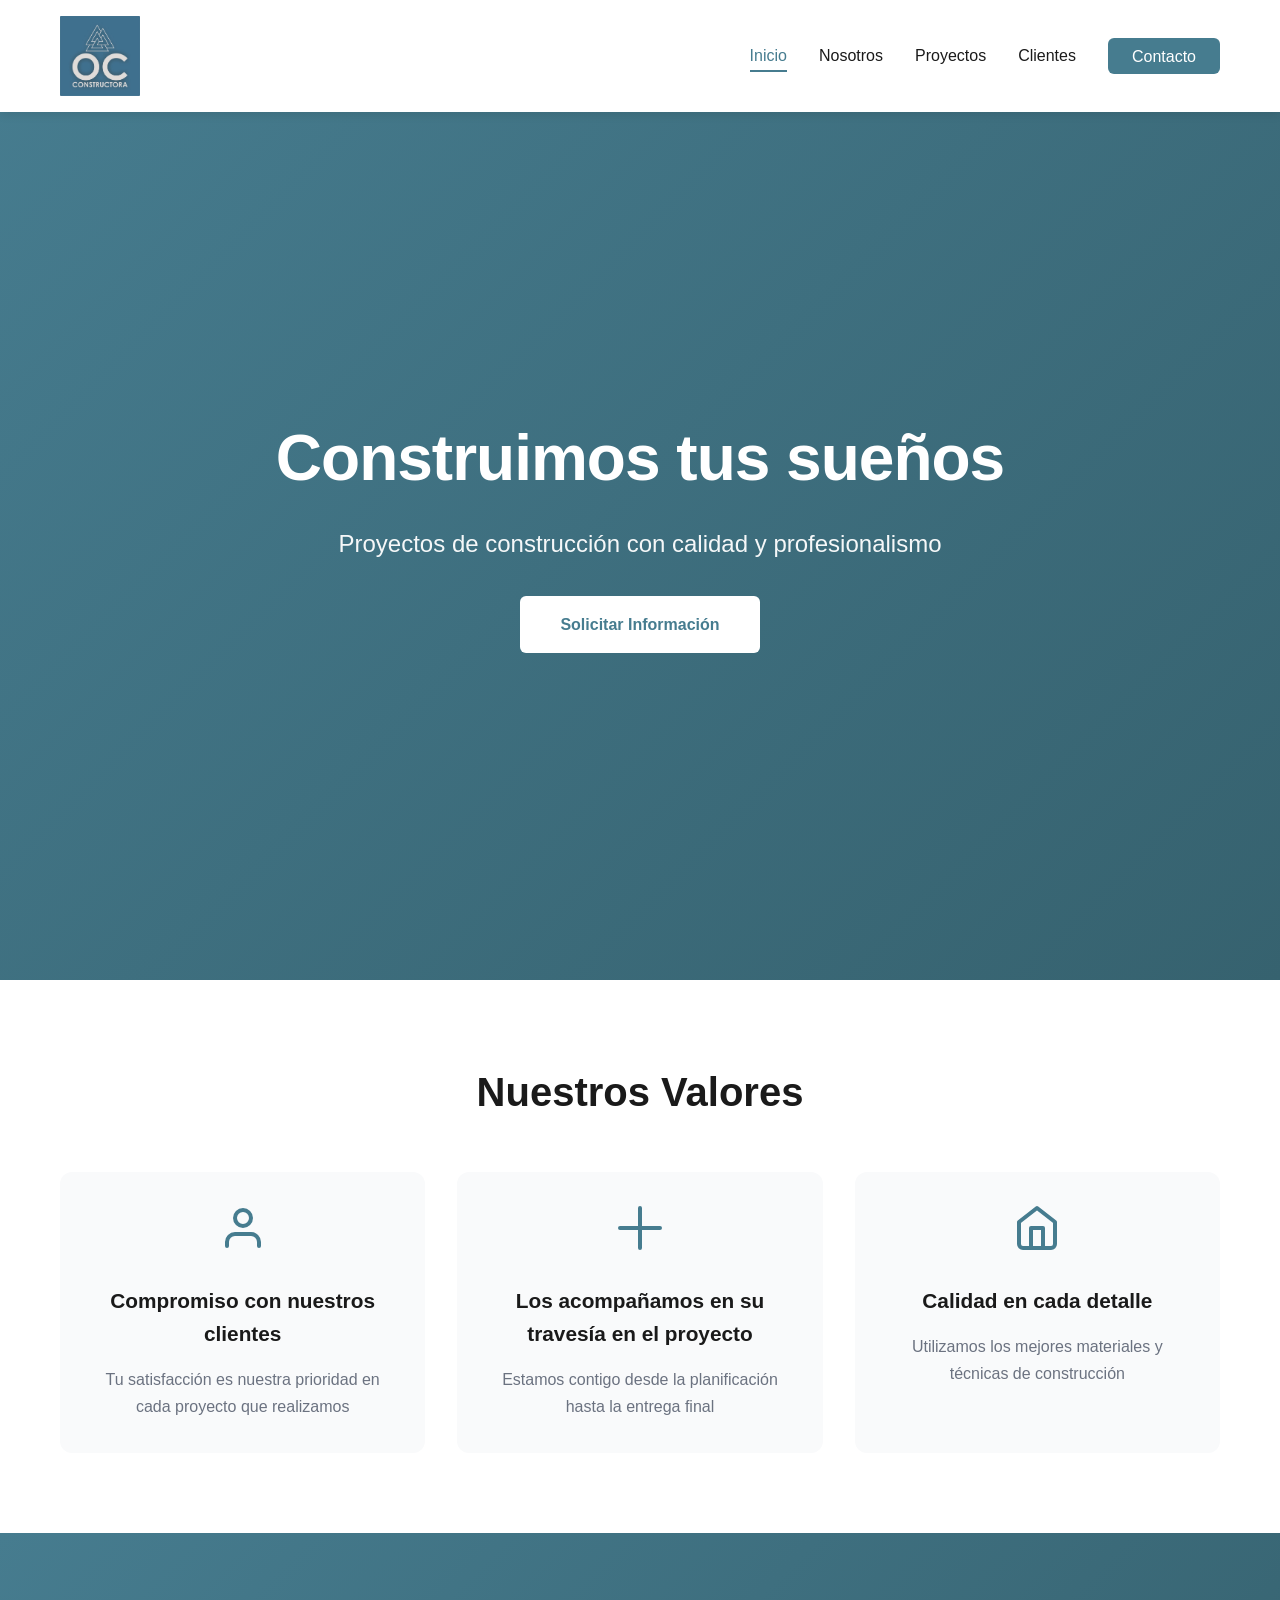
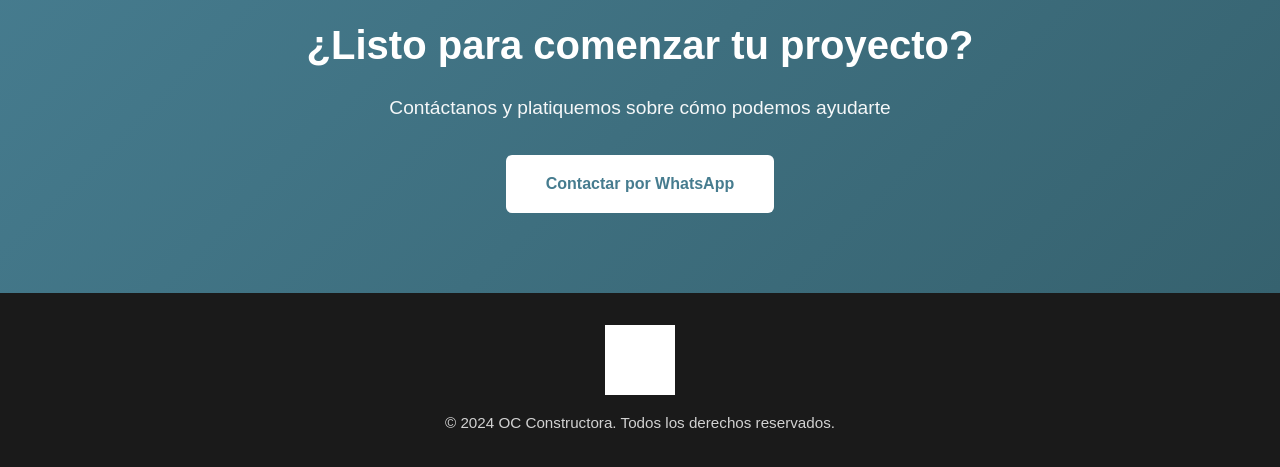
<file: index.html>
<!DOCTYPE html>
<html lang="es">
<head>
    <meta charset="UTF-8">
    <meta name="viewport" content="width=device-width, initial-scale=1.0">
    <title>OC Constructora - Construcción de Calidad</title>
    <link rel="stylesheet" href="styles.css">
</head>
<body>
    <!-- Navigation -->
    <nav class="navbar">
        <div class="container">
            <div class="nav-wrapper">
                <a href="index.html" class="logo">
                    <img src="logo.jpg" alt="OC Constructora">
                </a>
                <ul class="nav-menu">
                    <li><a href="index.html" class="active">Inicio</a></li>
                    <li><a href="nosotros.html">Nosotros</a></li>
                    <li><a href="proyectos.html">Proyectos</a></li>
                    <li><a href="clientes.html">Clientes</a></li>
                    <li><a href="https://wa.me/5213311545624?text=Quiero%20informaci%C3%B3n%20sobre%20sus%20servicios%2C%20busco%20a%20alguien%20de%20su%20equipo%20que%20me%20contacte%20para%20m%C3%A1s%20detalles." class="btn-contact" target="_blank">Contacto</a></li>
                </ul>
                <div class="hamburger">
                    <span></span>
                    <span></span>
                    <span></span>
                </div>
            </div>
        </div>
    </nav>

    <!-- Hero Section -->
    <section class="hero">
        <div class="hero-overlay"></div>
        <div class="container hero-content">
            <h1 class="hero-title">Construimos tus sueños</h1>
            <p class="hero-subtitle">Proyectos de construcción con calidad y profesionalismo</p>
            <a href="https://wa.me/5212345678900?text=Quiero%20informaci%C3%B3n%20sobre%20sus%20servicios%2C%20busco%20a%20alguien%20de%20su%20equipo%20que%20me%20contacte%20para%20m%C3%A1s%20detalles." class="btn-primary" target="_blank">Solicitar Información</a>
        </div>
    </section>

    <!-- Values Section -->
    <section class="values">
        <div class="container">
            <h2 class="section-title">Nuestros Valores</h2>
            <div class="values-grid">
                <div class="value-card">
                    <div class="value-icon">
                        <svg xmlns="http://www.w3.org/2000/svg" width="48" height="48" viewBox="0 0 24 24" fill="none" stroke="currentColor" stroke-width="2" stroke-linecap="round" stroke-linejoin="round">
                            <path d="M20 21v-2a4 4 0 0 0-4-4H8a4 4 0 0 0-4 4v2"></path>
                            <circle cx="12" cy="7" r="4"></circle>
                        </svg>
                    </div>
                    <h3>Compromiso con nuestros clientes</h3>
                    <p>Tu satisfacción es nuestra prioridad en cada proyecto que realizamos</p>
                </div>
                <div class="value-card">
                    <div class="value-icon">
                        <svg xmlns="http://www.w3.org/2000/svg" width="48" height="48" viewBox="0 0 24 24" fill="none" stroke="currentColor" stroke-width="2" stroke-linecap="round" stroke-linejoin="round">
                            <path d="M12 2v20M2 12h20"></path>
                        </svg>
                    </div>
                    <h3>Los acompañamos en su travesía en el proyecto</h3>
                    <p>Estamos contigo desde la planificación hasta la entrega final</p>
                </div>
                <div class="value-card">
                    <div class="value-icon">
                        <svg xmlns="http://www.w3.org/2000/svg" width="48" height="48" viewBox="0 0 24 24" fill="none" stroke="currentColor" stroke-width="2" stroke-linecap="round" stroke-linejoin="round">
                            <path d="M3 9l9-7 9 7v11a2 2 0 0 1-2 2H5a2 2 0 0 1-2-2z"></path>
                            <polyline points="9 22 9 12 15 12 15 22"></polyline>
                        </svg>
                    </div>
                    <h3>Calidad en cada detalle</h3>
                    <p>Utilizamos los mejores materiales y técnicas de construcción</p>
                </div>
            </div>
        </div>
    </section>

    <!-- CTA Section -->
    <section class="cta-section">
        <div class="container">
            <div class="cta-content">
                <h2>¿Listo para comenzar tu proyecto?</h2>
                <p>Contáctanos y platiquemos sobre cómo podemos ayudarte</p>
                <a href="https://wa.me/5212345678900?text=Quiero%20informaci%C3%B3n%20sobre%20sus%20servicios%2C%20busco%20a%20alguien%20de%20su%20equipo%20que%20me%20contacte%20para%20m%C3%A1s%20detalles." class="btn-secondary" target="_blank">Contactar por WhatsApp</a>
            </div>
        </div>
    </section>

    <!-- Footer -->
    <footer class="footer">
        <div class="container">
            <div class="footer-content">
                <div class="footer-logo">
                    <img src="logo.jpg" alt="OC Constructora">
                </div>
                <p>&copy; 2024 OC Constructora. Todos los derechos reservados.</p>
            </div>
        </div>
    </footer>

    <script src="script.js"></script>
</body>
</html>
</file>
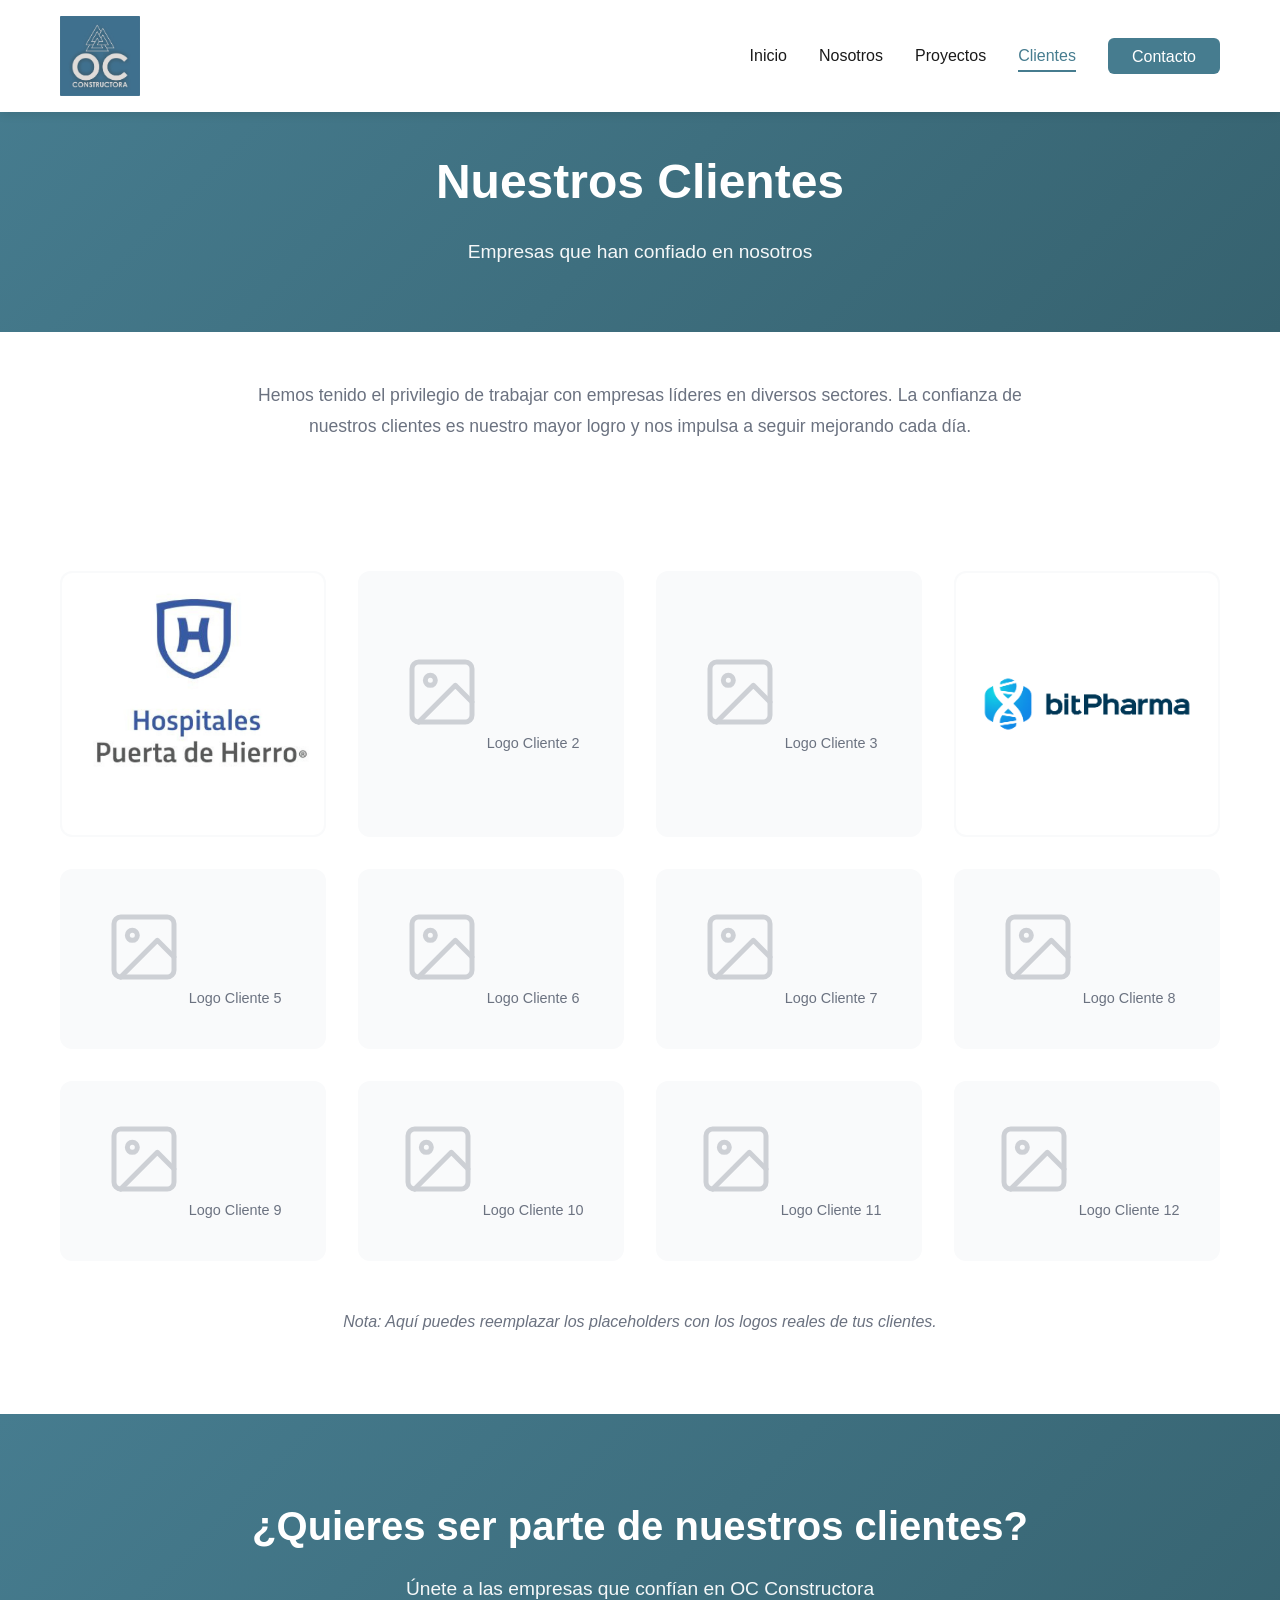
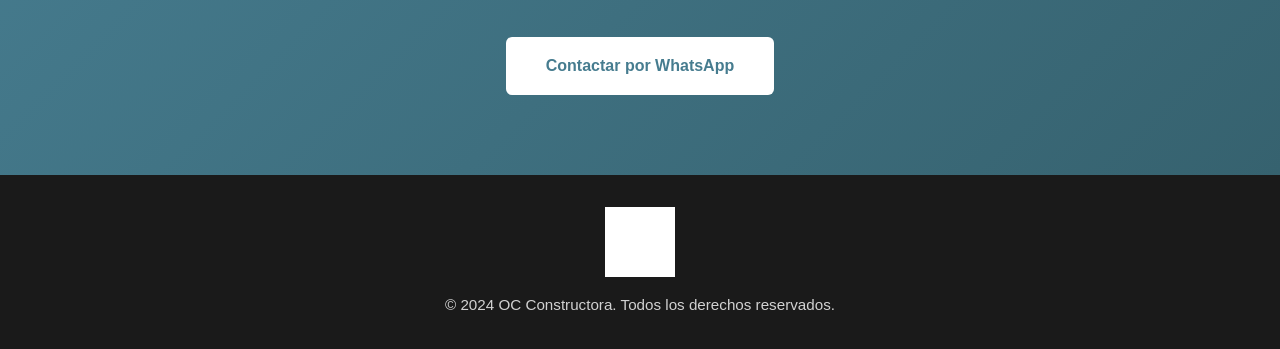
<file: clientes.html>
<!DOCTYPE html>
<html lang="es">
<head>
    <meta charset="UTF-8">
    <meta name="viewport" content="width=device-width, initial-scale=1.0">
    <title>Clientes - OC Constructora</title>
    <link rel="stylesheet" href="styles.css">
</head>
<body>
    <!-- Navigation -->
    <nav class="navbar">
        <div class="container">
            <div class="nav-wrapper">
                <a href="index.html" class="logo">
                    <img src="logo.jpg" alt="OC Constructora">
                </a>
                <ul class="nav-menu">
                    <li><a href="index.html">Inicio</a></li>
                    <li><a href="nosotros.html">Nosotros</a></li>
                    <li><a href="proyectos.html">Proyectos</a></li>
                    <li><a href="clientes.html" class="active">Clientes</a></li>
                    <li><a href="https://wa.me/5212345678900?text=Quiero%20informaci%C3%B3n%20sobre%20sus%20servicios%2C%20busco%20a%20alguien%20de%20su%20equipo%20que%20me%20contacte%20para%20m%C3%A1s%20detalles." class="btn-contact" target="_blank">Contacto</a></li>
                </ul>
                <div class="hamburger">
                    <span></span>
                    <span></span>
                    <span></span>
                </div>
            </div>
        </div>
    </nav>

    <!-- Page Header -->
    <section class="page-header">
        <div class="container">
            <h1>Nuestros Clientes</h1>
            <p>Empresas que han confiado en nosotros</p>
        </div>
    </section>

    <!-- Clients Intro -->
    <section class="clients-intro">
        <div class="container">
            <div class="intro-content">
                <p>Hemos tenido el privilegio de trabajar con empresas líderes en diversos sectores. La confianza de nuestros clientes es nuestro mayor logro y nos impulsa a seguir mejorando cada día.</p>
            </div>
        </div>
    </section>

    <!-- Clients Grid -->
    <section class="clients-section">
        <div class="container">
            <div class="clients-grid">
                <!-- Row 1 -->
                <div class="client-logo" style="padding: 0; overflow: hidden;">
                    <img src="img/ph-logo.png" alt="PH Logo" style="width: 100%; height: 100%; object-fit: cover;">
                </div>
                <div class="client-logo">
                    <div class="logo-placeholder">
                        <svg xmlns="http://www.w3.org/2000/svg" width="80" height="80" viewBox="0 0 24 24" fill="none" stroke="currentColor" stroke-width="1.5" stroke-linecap="round" stroke-linejoin="round">
                            <rect x="3" y="3" width="18" height="18" rx="2" ry="2"></rect>
                            <circle cx="8.5" cy="8.5" r="1.5"></circle>
                            <polyline points="21 15 16 10 5 21"></polyline>
                        </svg>
                        <span>Logo Cliente 2</span>
                    </div>
                </div>
                <div class="client-logo">
                    <div class="logo-placeholder">
                        <svg xmlns="http://www.w3.org/2000/svg" width="80" height="80" viewBox="0 0 24 24" fill="none" stroke="currentColor" stroke-width="1.5" stroke-linecap="round" stroke-linejoin="round">
                            <rect x="3" y="3" width="18" height="18" rx="2" ry="2"></rect>
                            <circle cx="8.5" cy="8.5" r="1.5"></circle>
                            <polyline points="21 15 16 10 5 21"></polyline>
                        </svg>
                        <span>Logo Cliente 3</span>
                    </div>
                </div>
                <div class="client-logo" style="padding: 0; overflow: hidden;">
                    <img src="img/bitpharma_marca_2.jpg" alt="bitPharma" style="width: 100%; height: 100%; object-fit: cover;">
                </div>

                <!-- Row 2 -->
                <div class="client-logo">
                    <div class="logo-placeholder">
                        <svg xmlns="http://www.w3.org/2000/svg" width="80" height="80" viewBox="0 0 24 24" fill="none" stroke="currentColor" stroke-width="1.5" stroke-linecap="round" stroke-linejoin="round">
                            <rect x="3" y="3" width="18" height="18" rx="2" ry="2"></rect>
                            <circle cx="8.5" cy="8.5" r="1.5"></circle>
                            <polyline points="21 15 16 10 5 21"></polyline>
                        </svg>
                        <span>Logo Cliente 5</span>
                    </div>
                </div>
                <div class="client-logo">
                    <div class="logo-placeholder">
                        <svg xmlns="http://www.w3.org/2000/svg" width="80" height="80" viewBox="0 0 24 24" fill="none" stroke="currentColor" stroke-width="1.5" stroke-linecap="round" stroke-linejoin="round">
                            <rect x="3" y="3" width="18" height="18" rx="2" ry="2"></rect>
                            <circle cx="8.5" cy="8.5" r="1.5"></circle>
                            <polyline points="21 15 16 10 5 21"></polyline>
                        </svg>
                        <span>Logo Cliente 6</span>
                    </div>
                </div>
                <div class="client-logo">
                    <div class="logo-placeholder">
                        <svg xmlns="http://www.w3.org/2000/svg" width="80" height="80" viewBox="0 0 24 24" fill="none" stroke="currentColor" stroke-width="1.5" stroke-linecap="round" stroke-linejoin="round">
                            <rect x="3" y="3" width="18" height="18" rx="2" ry="2"></rect>
                            <circle cx="8.5" cy="8.5" r="1.5"></circle>
                            <polyline points="21 15 16 10 5 21"></polyline>
                        </svg>
                        <span>Logo Cliente 7</span>
                    </div>
                </div>
                <div class="client-logo">
                    <div class="logo-placeholder">
                        <svg xmlns="http://www.w3.org/2000/svg" width="80" height="80" viewBox="0 0 24 24" fill="none" stroke="currentColor" stroke-width="1.5" stroke-linecap="round" stroke-linejoin="round">
                            <rect x="3" y="3" width="18" height="18" rx="2" ry="2"></rect>
                            <circle cx="8.5" cy="8.5" r="1.5"></circle>
                            <polyline points="21 15 16 10 5 21"></polyline>
                        </svg>
                        <span>Logo Cliente 8</span>
                    </div>
                </div>

                <!-- Row 3 -->
                <div class="client-logo">
                    <div class="logo-placeholder">
                        <svg xmlns="http://www.w3.org/2000/svg" width="80" height="80" viewBox="0 0 24 24" fill="none" stroke="currentColor" stroke-width="1.5" stroke-linecap="round" stroke-linejoin="round">
                            <rect x="3" y="3" width="18" height="18" rx="2" ry="2"></rect>
                            <circle cx="8.5" cy="8.5" r="1.5"></circle>
                            <polyline points="21 15 16 10 5 21"></polyline>
                        </svg>
                        <span>Logo Cliente 9</span>
                    </div>
                </div>
                <div class="client-logo">
                    <div class="logo-placeholder">
                        <svg xmlns="http://www.w3.org/2000/svg" width="80" height="80" viewBox="0 0 24 24" fill="none" stroke="currentColor" stroke-width="1.5" stroke-linecap="round" stroke-linejoin="round">
                            <rect x="3" y="3" width="18" height="18" rx="2" ry="2"></rect>
                            <circle cx="8.5" cy="8.5" r="1.5"></circle>
                            <polyline points="21 15 16 10 5 21"></polyline>
                        </svg>
                        <span>Logo Cliente 10</span>
                    </div>
                </div>
                <div class="client-logo">
                    <div class="logo-placeholder">
                        <svg xmlns="http://www.w3.org/2000/svg" width="80" height="80" viewBox="0 0 24 24" fill="none" stroke="currentColor" stroke-width="1.5" stroke-linecap="round" stroke-linejoin="round">
                            <rect x="3" y="3" width="18" height="18" rx="2" ry="2"></rect>
                            <circle cx="8.5" cy="8.5" r="1.5"></circle>
                            <polyline points="21 15 16 10 5 21"></polyline>
                        </svg>
                        <span>Logo Cliente 11</span>
                    </div>
                </div>
                <div class="client-logo">
                    <div class="logo-placeholder">
                        <svg xmlns="http://www.w3.org/2000/svg" width="80" height="80" viewBox="0 0 24 24" fill="none" stroke="currentColor" stroke-width="1.5" stroke-linecap="round" stroke-linejoin="round">
                            <rect x="3" y="3" width="18" height="18" rx="2" ry="2"></rect>
                            <circle cx="8.5" cy="8.5" r="1.5"></circle>
                            <polyline points="21 15 16 10 5 21"></polyline>
                        </svg>
                        <span>Logo Cliente 12</span>
                    </div>
                </div>
            </div>

            <div class="clients-note">
                <p><em>Nota: Aquí puedes reemplazar los placeholders con los logos reales de tus clientes.</em></p>
            </div>
        </div>
    </section>

    <!-- CTA Section -->
    <section class="cta-section">
        <div class="container">
            <div class="cta-content">
                <h2>¿Quieres ser parte de nuestros clientes?</h2>
                <p>Únete a las empresas que confían en OC Constructora</p>
                <a href="https://wa.me/5212345678900?text=Quiero%20informaci%C3%B3n%20sobre%20sus%20servicios%2C%20busco%20a%20alguien%20de%20su%20equipo%20que%20me%20contacte%20para%20m%C3%A1s%20detalles." class="btn-secondary" target="_blank">Contactar por WhatsApp</a>
            </div>
        </div>
    </section>

    <!-- Footer -->
    <footer class="footer">
        <div class="container">
            <div class="footer-content">
                <div class="footer-logo">
                    <img src="logo.jpg" alt="OC Constructora">
                </div>
                <p>&copy; 2024 OC Constructora. Todos los derechos reservados.</p>
            </div>
        </div>
    </footer>

    <script src="script.js"></script>
</body>
</html>
</file>
<file: styles.css>
/* ============================================
   OC Constructora - Minimalist Website Styles
   ============================================ */

/* ===== CSS Variables ===== */
:root {
    --primary-color: #467c8f;
    --primary-dark: #36626f;
    --secondary-color: #e8eef0;
    --text-dark: #1a1a1a;
    --text-light: #6b7280;
    --white: #ffffff;
    --gray-light: #f9fafb;
    --gray-medium: #e5e7eb;
    --transition: all 0.3s ease;
}

/* ===== Reset & Base Styles ===== */
* {
    margin: 0;
    padding: 0;
    box-sizing: border-box;
}

html {
    scroll-behavior: smooth;
}

body {
    font-family: -apple-system, BlinkMacSystemFont, 'Segoe UI', Roboto, 'Helvetica Neue', Arial, sans-serif;
    color: var(--text-dark);
    line-height: 1.6;
    overflow-x: hidden;
}

img {
    max-width: 100%;
    height: auto;
    display: block;
}

a {
    text-decoration: none;
    color: inherit;
    transition: var(--transition);
}

/* ===== Container ===== */
.container {
    max-width: 1200px;
    margin: 0 auto;
    padding: 0 20px;
}

/* ===== Navigation ===== */
.navbar {
    position: fixed;
    top: 0;
    left: 0;
    width: 100%;
    background: var(--white);
    box-shadow: 0 2px 10px rgba(0, 0, 0, 0.1);
    z-index: 1000;
    transition: var(--transition);
}

.nav-wrapper {
    display: flex;
    justify-content: space-between;
    align-items: center;
    padding: 1rem 0;
}

.logo img {
    height: 80px;
    width: auto;
}

.nav-menu {
    display: flex;
    list-style: none;
    gap: 2rem;
    align-items: center;
}

.nav-menu a {
    font-weight: 500;
    color: var(--text-dark);
    padding: 0.5rem 0;
    position: relative;
}

.nav-menu a:hover,
.nav-menu a.active {
    color: var(--primary-color);
}

.nav-menu a.active::after {
    content: '';
    position: absolute;
    bottom: 0;
    left: 0;
    width: 100%;
    height: 2px;
    background: var(--primary-color);
}

.btn-contact {
    background: var(--primary-color);
    color: var(--white) !important;
    padding: 0.6rem 1.5rem !important;
    border-radius: 6px;
    font-weight: 600;
}

.btn-contact:hover {
    background: var(--primary-dark);
    transform: translateY(-2px);
}

/* Hamburger Menu */
.hamburger {
    display: none;
    flex-direction: column;
    cursor: pointer;
    gap: 5px;
}

.hamburger span {
    width: 25px;
    height: 3px;
    background: var(--primary-color);
    border-radius: 3px;
    transition: var(--transition);
}

/* ===== Hero Section ===== */
.hero {
    position: relative;
    height: 100vh;
    display: flex;
    align-items: center;
    justify-content: center;
    background: linear-gradient(135deg, var(--primary-color) 0%, var(--primary-dark) 100%);
    margin-top: 80px;
    overflow: hidden;
}

.hero::before {
    content: '';
    position: absolute;
    top: 0;
    left: 0;
    width: 100%;
    height: 100%;
    background-image: url('https://images.unsplash.com/photo-1541888946425-d81bb19240f5?w=1920&h=1080&fit=crop');
    background-size: cover;
    background-position: center;
    opacity: 0.2;
}

.hero-overlay {
    position: absolute;
    top: 0;
    left: 0;
    width: 100%;
    height: 100%;
    background: linear-gradient(135deg, rgba(70, 124, 143, 0.8) 0%, rgba(54, 98, 111, 0.9) 100%);
}

.hero-content {
    position: relative;
    z-index: 2;
    text-align: center;
    color: var(--white);
}

.hero-title {
    font-size: 4rem;
    font-weight: 700;
    margin-bottom: 1rem;
    letter-spacing: -1px;
}

.hero-subtitle {
    font-size: 1.5rem;
    font-weight: 300;
    margin-bottom: 2rem;
    opacity: 0.95;
}

/* ===== Buttons ===== */
.btn-primary,
.btn-secondary {
    display: inline-block;
    padding: 1rem 2.5rem;
    border-radius: 6px;
    font-weight: 600;
    font-size: 1rem;
    transition: var(--transition);
    cursor: pointer;
}

.btn-primary {
    background: var(--white);
    color: var(--primary-color);
}

.btn-primary:hover {
    background: var(--secondary-color);
    transform: translateY(-3px);
    box-shadow: 0 10px 25px rgba(0, 0, 0, 0.2);
}

.btn-secondary {
    background: var(--white);
    color: var(--primary-color);
}

.btn-secondary:hover {
    background: var(--secondary-color);
    transform: translateY(-3px);
    box-shadow: 0 10px 25px rgba(0, 0, 0, 0.2);
}

/* ===== Values Section ===== */
.values {
    padding: 5rem 0;
    background: var(--white);
}

.section-title {
    text-align: center;
    font-size: 2.5rem;
    font-weight: 700;
    margin-bottom: 3rem;
    color: var(--text-dark);
}

.values-grid {
    display: grid;
    grid-template-columns: repeat(auto-fit, minmax(300px, 1fr));
    gap: 2rem;
}

.value-card {
    text-align: center;
    padding: 2rem;
    background: var(--gray-light);
    border-radius: 12px;
    transition: var(--transition);
}

.value-card:hover {
    transform: translateY(-5px);
    box-shadow: 0 10px 30px rgba(0, 0, 0, 0.1);
}

.value-icon {
    color: var(--primary-color);
    margin-bottom: 1.5rem;
}

.value-card h3 {
    font-size: 1.3rem;
    margin-bottom: 1rem;
    color: var(--text-dark);
}

.value-card p {
    color: var(--text-light);
    line-height: 1.7;
}

/* ===== CTA Section ===== */
.cta-section {
    padding: 5rem 0;
    background: linear-gradient(135deg, var(--primary-color) 0%, var(--primary-dark) 100%);
    color: var(--white);
}

.cta-content {
    text-align: center;
}

.cta-content h2 {
    font-size: 2.5rem;
    margin-bottom: 1rem;
}

.cta-content p {
    font-size: 1.2rem;
    margin-bottom: 2rem;
    opacity: 0.95;
}

/* ===== Page Header ===== */
.page-header {
    margin-top: 80px;
    padding: 4rem 0;
    background: linear-gradient(135deg, var(--primary-color) 0%, var(--primary-dark) 100%);
    color: var(--white);
    text-align: center;
}

.page-header h1 {
    font-size: 3rem;
    margin-bottom: 1rem;
}

.page-header p {
    font-size: 1.2rem;
    opacity: 0.95;
}

/* ===== About Content ===== */
.about-content {
    padding: 5rem 0;
    background: var(--white);
}

.about-text {
    max-width: 800px;
    margin: 0 auto;
}

.about-text h2 {
    font-size: 2.5rem;
    margin-bottom: 2rem;
    color: var(--text-dark);
}

.about-text p {
    font-size: 1.1rem;
    line-height: 1.8;
    color: var(--text-light);
    margin-bottom: 1.5rem;
}

.values-list {
    margin-top: 3rem;
    display: grid;
    gap: 2rem;
}

.value-item {
    padding: 2rem;
    background: var(--gray-light);
    border-left: 4px solid var(--primary-color);
    border-radius: 8px;
}

.value-item h3 {
    font-size: 1.4rem;
    margin-bottom: 0.5rem;
    color: var(--primary-color);
}

.value-item p {
    color: var(--text-light);
}

/* ===== Carousel ===== */
.team-section,
.projects-section {
    padding: 5rem 0;
    background: var(--gray-light);
}

.carousel-container {
    position: relative;
    max-width: 900px;
    margin: 0 auto;
    overflow: hidden;
    border-radius: 12px;
}

.carousel-container.large {
    max-width: 1100px;
}

.carousel {
    display: flex;
    transition: transform 0.5s ease;
}

.carousel-slide {
    min-width: 100%;
    position: relative;
}

.carousel-slide img {
    width: 100%;
    height: 500px;
    object-fit: cover;
    border-radius: 12px;
}

.carousel-caption {
    position: absolute;
    bottom: 0;
    left: 0;
    right: 0;
    background: linear-gradient(to top, rgba(0, 0, 0, 0.8), transparent);
    color: var(--white);
    padding: 2rem;
    border-radius: 0 0 12px 12px;
}

.carousel-caption h3 {
    font-size: 1.8rem;
    margin-bottom: 0.5rem;
}

.carousel-caption p {
    font-size: 1rem;
    opacity: 0.9;
}

.carousel-btn {
    position: absolute;
    top: 50%;
    transform: translateY(-50%);
    background: rgba(255, 255, 255, 0.9);
    border: none;
    width: 50px;
    height: 50px;
    border-radius: 50%;
    display: flex;
    align-items: center;
    justify-content: center;
    cursor: pointer;
    transition: var(--transition);
    z-index: 10;
}

.carousel-btn:hover {
    background: var(--white);
    transform: translateY(-50%) scale(1.1);
}

.carousel-btn.prev {
    left: 20px;
}

.carousel-btn.next {
    right: 20px;
}

.carousel-btn svg {
    color: var(--primary-color);
}

.carousel-dots {
    text-align: center;
    padding: 1.5rem 0 0;
}

.dot {
    display: inline-block;
    width: 12px;
    height: 12px;
    border-radius: 50%;
    background: var(--gray-medium);
    margin: 0 5px;
    cursor: pointer;
    transition: var(--transition);
}

.dot.active {
    background: var(--primary-color);
    transform: scale(1.2);
}

/* ===== Projects Intro ===== */
.projects-intro {
    padding: 3rem 0;
    background: var(--white);
    text-align: center;
}

.intro-content {
    max-width: 800px;
    margin: 0 auto 2rem;
}

.intro-content p {
    font-size: 1.1rem;
    line-height: 1.8;
    color: var(--text-light);
}

.project-categories {
    display: flex;
    justify-content: center;
    gap: 1rem;
    flex-wrap: wrap;
}

.category-badge {
    padding: 0.6rem 1.5rem;
    background: var(--primary-color);
    color: var(--white);
    border-radius: 25px;
    font-weight: 600;
    font-size: 0.95rem;
}

/* ===== Clients Section ===== */
.clients-intro {
    padding: 3rem 0;
    background: var(--white);
    text-align: center;
}

.clients-section {
    padding: 3rem 0 5rem;
    background: var(--white);
}

.clients-grid {
    display: grid;
    grid-template-columns: repeat(auto-fit, minmax(250px, 1fr));
    gap: 2rem;
    margin-bottom: 3rem;
}

.client-logo {
    background: var(--gray-light);
    border-radius: 12px;
    padding: 2rem;
    display: flex;
    align-items: center;
    justify-content: center;
    min-height: 180px;
    transition: var(--transition);
    border: 2px solid transparent;
}

.client-logo:hover {
    border-color: var(--primary-color);
    transform: translateY(-5px);
    box-shadow: 0 10px 25px rgba(0, 0, 0, 0.1);
}

.logo-placeholder {
    text-align: center;
    color: var(--text-light);
}

.logo-placeholder svg {
    margin: 0 auto 1rem;
    opacity: 0.3;
}

.logo-placeholder span {
    font-size: 0.9rem;
    font-weight: 500;
}

.clients-note {
    text-align: center;
    margin-top: 3rem;
}

.clients-note p {
    color: var(--text-light);
    font-style: italic;
}

/* ===== Footer ===== */
.footer {
    background: var(--text-dark);
    color: var(--white);
    padding: 2rem 0;
    text-align: center;
}

.footer-content {
    display: flex;
    flex-direction: column;
    align-items: center;
    gap: 1rem;
}

.footer-logo img {
    height: 70px;
    width: auto;
    filter: brightness(0) invert(1);
}

.footer p {
    opacity: 0.8;
    font-size: 0.95rem;
}

/* ===== Responsive Design ===== */
@media (max-width: 768px) {
    /* Navigation */
    .hamburger {
        display: flex;
    }

    .nav-menu {
        position: fixed;
        top: 80px;
        left: -100%;
        width: 100%;
        height: calc(100vh - 80px);
        background: var(--white);
        flex-direction: column;
        padding: 2rem;
        gap: 1rem;
        transition: var(--transition);
        box-shadow: 0 5px 15px rgba(0, 0, 0, 0.1);
    }

    .nav-menu.active {
        left: 0;
    }

    .nav-menu a {
        width: 100%;
        padding: 1rem;
        border-bottom: 1px solid var(--gray-medium);
    }

    .btn-contact {
        width: 100%;
        text-align: center;
    }

    /* Hero */
    .hero-title {
        font-size: 2.5rem;
    }

    .hero-subtitle {
        font-size: 1.2rem;
    }

    /* Sections */
    .section-title {
        font-size: 2rem;
    }

    .page-header h1 {
        font-size: 2.2rem;
    }

    .about-text h2 {
        font-size: 2rem;
    }

    .cta-content h2 {
        font-size: 2rem;
    }

    /* Carousel */
    .carousel-slide img {
        height: 350px;
    }

    .carousel-caption h3 {
        font-size: 1.4rem;
    }

    .carousel-btn {
        width: 40px;
        height: 40px;
    }

    .carousel-btn.prev {
        left: 10px;
    }

    .carousel-btn.next {
        right: 10px;
    }

    /* Clients Grid */
    .clients-grid {
        grid-template-columns: repeat(auto-fit, minmax(200px, 1fr));
        gap: 1.5rem;
    }
}

@media (max-width: 480px) {
    .hero-title {
        font-size: 2rem;
    }

    .hero-subtitle {
        font-size: 1rem;
    }

    .section-title {
        font-size: 1.8rem;
    }

    .carousel-slide img {
        height: 250px;
    }

    .clients-grid {
        grid-template-columns: 1fr;
    }
}
</file>
